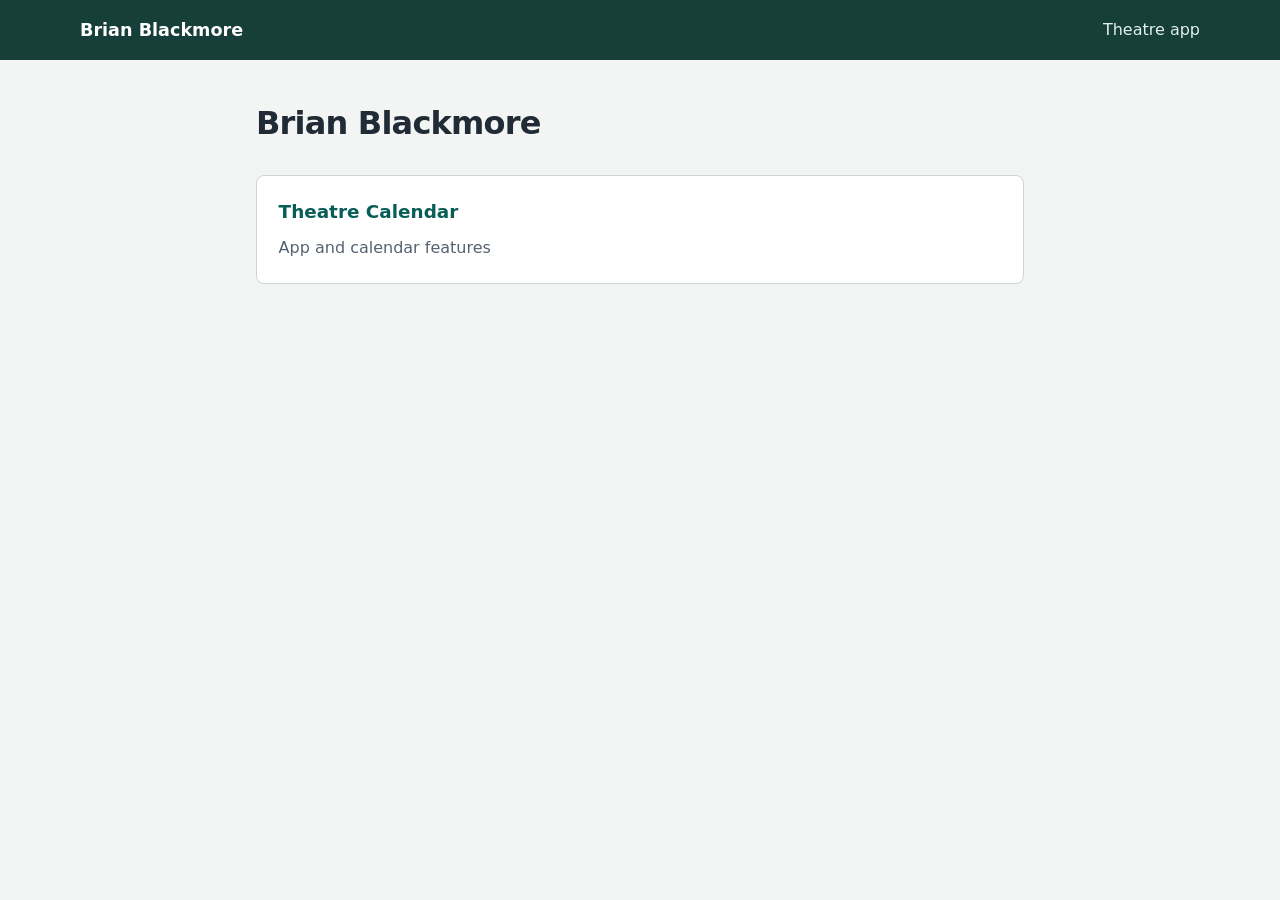
<file: index.html>
<!doctype html>
<html lang="en">
  <head>
    <meta charset="utf-8">
    <meta name="viewport" content="width=device-width, initial-scale=1">
    <meta name="description" content="Projects and information by Brian Blackmore.">
    <title>Brian Blackmore</title>
    <link rel="stylesheet" href="styles.css">
  </head>
  <body>
    <header class="site-header">
      <div class="header-inner">
        <a class="brand" href="index.html">Brian Blackmore</a>
        <nav aria-label="Main navigation">
          <a href="theatre.html">Theatre app</a>
        </nav>
      </div>
    </header>
    <main>
      <h1>Brian Blackmore</h1>
      <div class="link-cards">
        <a class="link-card" href="theatre.html">
          <strong>Theatre Calendar</strong>
          <span>App and calendar features</span>
        </a>
      </div>
    </main>
  </body>
</html>
</file>
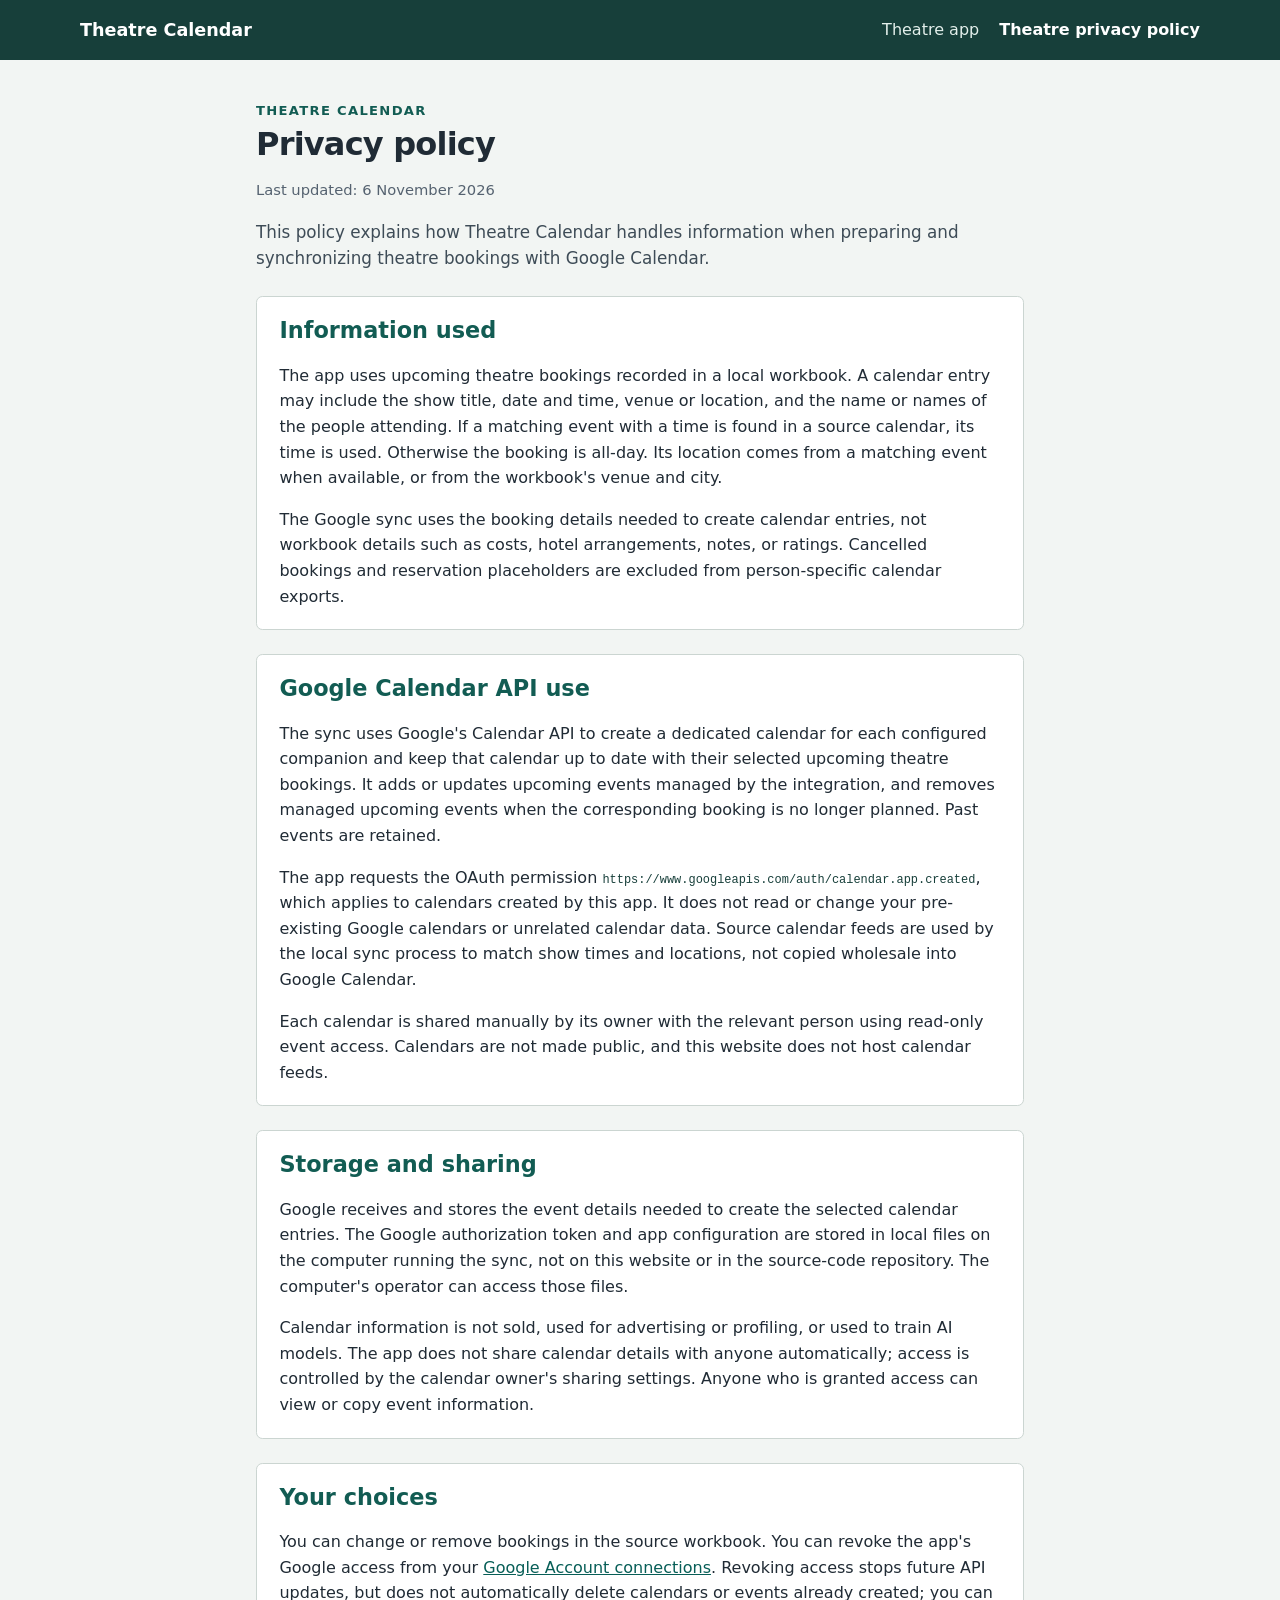
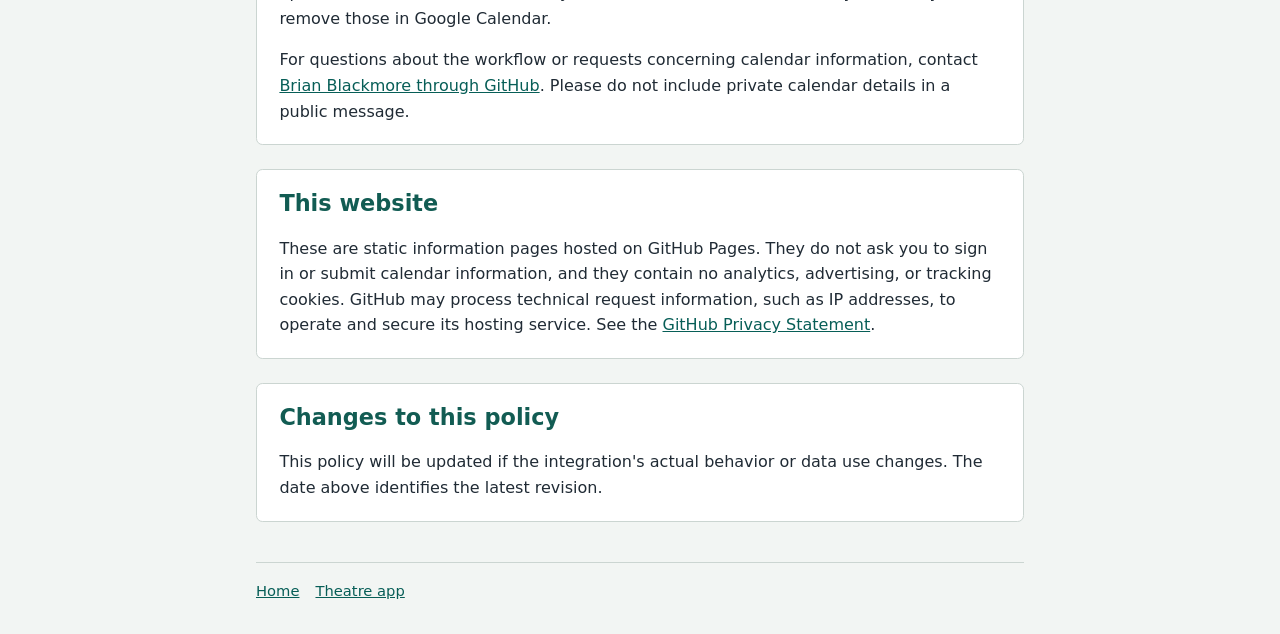
<file: theatre-privacy.html>
<!doctype html>
<html lang="en">
  <head>
    <meta charset="utf-8">
    <meta name="viewport" content="width=device-width, initial-scale=1">
    <meta name="description" content="Privacy policy for Theatre Calendar and its Google Calendar integration.">
    <title>Privacy policy · Theatre Calendar</title>
    <link rel="stylesheet" href="styles.css">
  </head>
  <body>
    <header class="site-header">
      <div class="header-inner">
        <a class="brand" href="index.html">Theatre Calendar</a>
        <nav aria-label="Main navigation">
          <a href="theatre.html">Theatre app</a>
          <a href="theatre-privacy.html" aria-current="page">Theatre privacy policy</a>
        </nav>
      </div>
    </header>
    <main class="policy">
      <p class="eyebrow">Theatre Calendar</p>
      <h1>Privacy policy</h1>
      <p class="updated">Last updated: <time datetime="2026-11-06">6 November 2026</time></p>
      <p class="lede">This policy explains how Theatre Calendar handles information when preparing and synchronizing theatre bookings with Google Calendar.</p>

      <section aria-labelledby="information">
        <h2 id="information">Information used</h2>
        <p>The app uses upcoming theatre bookings recorded in a local workbook. A calendar entry may include the show title, date and time, venue or location, and the name or names of the people attending. If a matching event with a time is found in a source calendar, its time is used. Otherwise the booking is all-day. Its location comes from a matching event when available, or from the workbook's venue and city.</p>
        <p>The Google sync uses the booking details needed to create calendar entries, not workbook details such as costs, hotel arrangements, notes, or ratings. Cancelled bookings and reservation placeholders are excluded from person-specific calendar exports.</p>
      </section>

      <section aria-labelledby="google">
        <h2 id="google">Google Calendar API use</h2>
        <p>The sync uses Google's Calendar API to create a dedicated calendar for each configured companion and keep that calendar up to date with their selected upcoming theatre bookings. It adds or updates upcoming events managed by the integration, and removes managed upcoming events when the corresponding booking is no longer planned. Past events are retained.</p>
        <p>The app requests the OAuth permission <code>https://www.googleapis.com/auth/calendar.app.created</code>, which applies to calendars created by this app. It does not read or change your pre-existing Google calendars or unrelated calendar data. Source calendar feeds are used by the local sync process to match show times and locations, not copied wholesale into Google Calendar.</p>
        <p>Each calendar is shared manually by its owner with the relevant person using read-only event access. Calendars are not made public, and this website does not host calendar feeds.</p>
      </section>

      <section aria-labelledby="storage">
        <h2 id="storage">Storage and sharing</h2>
        <p>Google receives and stores the event details needed to create the selected calendar entries. The Google authorization token and app configuration are stored in local files on the computer running the sync, not on this website or in the source-code repository. The computer's operator can access those files.</p>
        <p>Calendar information is not sold, used for advertising or profiling, or used to train AI models. The app does not share calendar details with anyone automatically; access is controlled by the calendar owner's sharing settings. Anyone who is granted access can view or copy event information.</p>
      </section>

      <section aria-labelledby="control">
        <h2 id="control">Your choices</h2>
        <p>You can change or remove bookings in the source workbook. You can revoke the app's Google access from your <a href="https://myaccount.google.com/connections">Google Account connections</a>. Revoking access stops future API updates, but does not automatically delete calendars or events already created; you can remove those in Google Calendar.</p>
        <p>For questions about the workflow or requests concerning calendar information, contact <a href="https://github.com/brianblackmore">Brian Blackmore through GitHub</a>. Please do not include private calendar details in a public message.</p>
      </section>

      <section aria-labelledby="website">
        <h2 id="website">This website</h2>
        <p>These are static information pages hosted on GitHub Pages. They do not ask you to sign in or submit calendar information, and they contain no analytics, advertising, or tracking cookies. GitHub may process technical request information, such as IP addresses, to operate and secure its hosting service. See the <a href="https://docs.github.com/en/site-policy/privacy-policies/github-general-privacy-statement">GitHub Privacy Statement</a>.</p>
      </section>

      <section aria-labelledby="changes">
        <h2 id="changes">Changes to this policy</h2>
        <p>This policy will be updated if the integration's actual behavior or data use changes. The date above identifies the latest revision.</p>
      </section>
    </main>
    <footer>
      <a href="index.html">Home</a>
      <a href="theatre.html">Theatre app</a>
    </footer>
  </body>
</html>
</file>
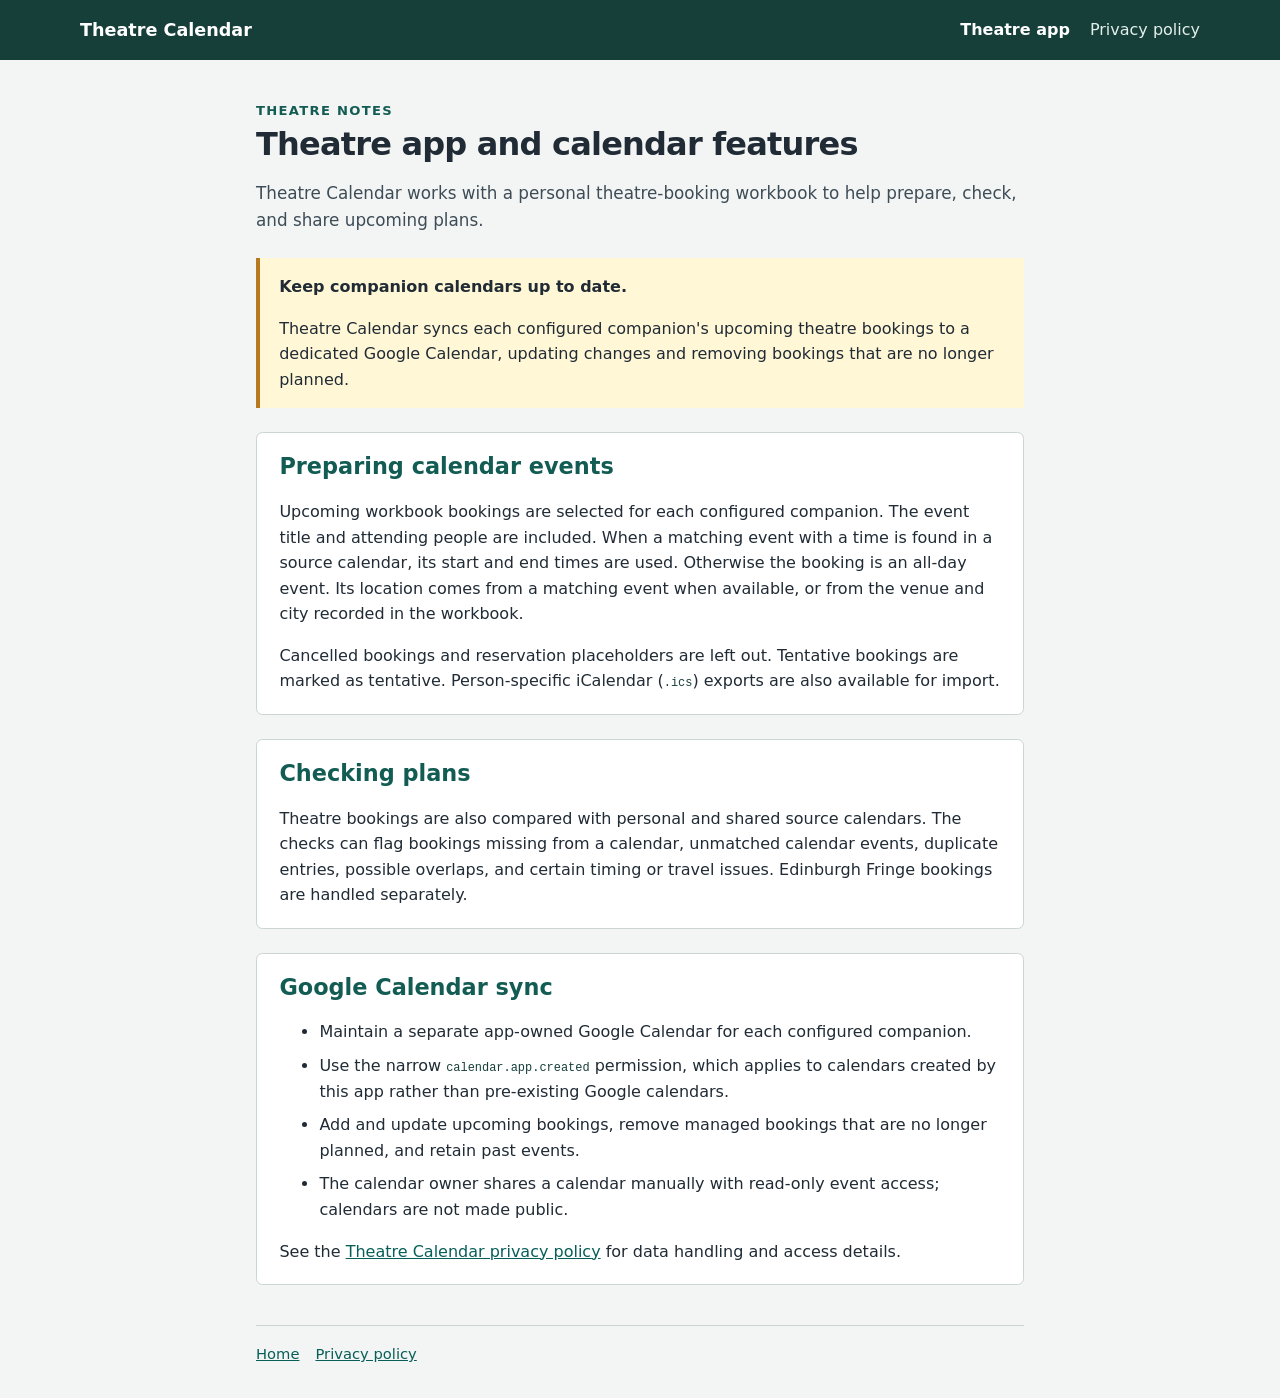
<file: theatre.html>
<!doctype html>
<html lang="en">
  <head>
    <meta charset="utf-8">
    <meta name="viewport" content="width=device-width, initial-scale=1">
    <meta name="description" content="How the Theatre Calendar workflow prepares and checks theatre bookings for calendars.">
    <title>Theatre app · Theatre Calendar</title>
    <link rel="stylesheet" href="styles.css">
  </head>
  <body>
    <header class="site-header">
      <div class="header-inner">
        <a class="brand" href="index.html">Theatre Calendar</a>
        <nav aria-label="Main navigation">
          <a href="theatre.html" aria-current="page">Theatre app</a>
          <a href="theatre-privacy.html">Privacy policy</a>
        </nav>
      </div>
    </header>
    <main class="policy">
      <p class="eyebrow">Theatre Notes</p>
      <h1>Theatre app and calendar features</h1>
      <p class="lede">Theatre Calendar works with a personal theatre-booking workbook to help prepare, check, and share upcoming plans.</p>

      <aside class="notice" aria-label="Google Calendar sync">
        <strong>Keep companion calendars up to date.</strong>
        <p>Theatre Calendar syncs each configured companion's upcoming theatre bookings to a dedicated Google Calendar, updating changes and removing bookings that are no longer planned.</p>
      </aside>

      <section aria-labelledby="prepare">
        <h2 id="prepare">Preparing calendar events</h2>
        <p>Upcoming workbook bookings are selected for each configured companion. The event title and attending people are included. When a matching event with a time is found in a source calendar, its start and end times are used. Otherwise the booking is an all-day event. Its location comes from a matching event when available, or from the venue and city recorded in the workbook.</p>
        <p>Cancelled bookings and reservation placeholders are left out. Tentative bookings are marked as tentative. Person-specific iCalendar (<code>.ics</code>) exports are also available for import.</p>
      </section>

      <section aria-labelledby="checks">
        <h2 id="checks">Checking plans</h2>
        <p>Theatre bookings are also compared with personal and shared source calendars. The checks can flag bookings missing from a calendar, unmatched calendar events, duplicate entries, possible overlaps, and certain timing or travel issues. Edinburgh Fringe bookings are handled separately.</p>
      </section>

      <section aria-labelledby="google-sync">
        <h2 id="google-sync">Google Calendar sync</h2>
        <ul>
          <li>Maintain a separate app-owned Google Calendar for each configured companion.</li>
          <li>Use the narrow <code>calendar.app.created</code> permission, which applies to calendars created by this app rather than pre-existing Google calendars.</li>
          <li>Add and update upcoming bookings, remove managed bookings that are no longer planned, and retain past events.</li>
          <li>The calendar owner shares a calendar manually with read-only event access; calendars are not made public.</li>
        </ul>
        <p>See the <a href="theatre-privacy.html">Theatre Calendar privacy policy</a> for data handling and access details.</p>
      </section>
    </main>
    <footer>
      <a href="index.html">Home</a>
      <a href="theatre-privacy.html">Privacy policy</a>
    </footer>
  </body>
</html>
</file>
<file: styles.css>
:root {
  color-scheme: light;
  --ink: #202b35;
  --muted: #556270;
  --line: #cbd5d1;
  --paper: #fff;
  --wash: #f2f5f3;
  --accent: #125c53;
  --header: #173f3a;
  font-family: "Segoe UI", system-ui, -apple-system, sans-serif;
  line-height: 1.6;
  color: var(--ink);
  background: var(--wash);
}

* { box-sizing: border-box; }

body { margin: 0; }

a { color: #075e57; }

a:hover { text-decoration-thickness: 2px; }

a:focus-visible {
  outline: 3px solid #14804a;
  outline-offset: 4px;
}

.site-header {
  background: var(--header);
  color: #fff;
  padding: 1rem clamp(1rem, 4vw, 3rem);
}

.header-inner {
  width: min(100%, 70rem);
  margin-inline: auto;
  display: flex;
  align-items: center;
  justify-content: space-between;
  flex-wrap: wrap;
  gap: 1rem;
}

.brand {
  color: #fff;
  font-size: 1.1rem;
  font-weight: 750;
  text-decoration: none;
}

nav { display: flex; flex-wrap: wrap; gap: 1.25rem; }

nav a { color: #e3efeb; text-decoration: none; }

nav a[aria-current="page"] { color: #fff; font-weight: 700; }

nav a:hover { text-decoration: underline; }

main {
  width: min(100% - 2rem, 48rem);
  margin-inline: auto;
  padding-block: clamp(1.5rem, 4vw, 2.5rem);
}

h1, h2 { line-height: 1.2; }

h1 {
  margin: .25rem 0 1rem;
  font-size: clamp(1.8rem, 3.8vw, 2rem);
  letter-spacing: -.025em;
}

h2 { font-size: 1.4rem; }

.eyebrow {
  margin: 0;
  color: var(--accent);
  font-size: .82rem;
  font-weight: 750;
  letter-spacing: .1em;
  text-transform: uppercase;
}

.lede { color: #3e4c57; font-size: 1.05rem; }

.link-cards {
  display: grid;
  grid-template-columns: repeat(auto-fit, minmax(min(100%, 18rem), 1fr));
  gap: 1rem;
  margin-top: 2rem;
}

.link-card {
  display: grid;
  align-content: start;
  gap: .55rem;
  padding: 1.35rem;
  border: 1px solid var(--line);
  border-radius: .5rem;
  background: var(--paper);
  color: var(--ink);
  text-decoration: none;
}

.link-card:hover {
  border-color: var(--accent);
  box-shadow: 0 3px 8px rgba(18, 92, 83, .12);
}

.card-label {
  color: var(--accent);
  font-size: .8rem;
  font-weight: 700;
  letter-spacing: .06em;
  text-transform: uppercase;
}

.link-card strong { color: #075e57; font-size: 1.15rem; }

.link-card span:last-child { color: var(--muted); }

.policy { max-width: 48rem; }

.policy h1 { margin-bottom: .5rem; }

.updated, footer { color: var(--muted); font-size: .92rem; }

.policy section {
  margin-top: 1.5rem;
  padding: 1.25rem 1.4rem;
  border: 1px solid var(--line);
  border-radius: .4rem;
  background: var(--paper);
}

.policy section h2 { margin-top: 0; color: var(--accent); }

.policy section p:last-child { margin-bottom: 0; }

.policy li + li { margin-top: .5rem; }

.notice {
  margin-block: 1.5rem;
  padding: 1rem 1.2rem;
  border-left: 4px solid #b7791f;
  background: #fff7d6;
}

.notice p:last-child { margin-bottom: 0; }

code {
  overflow-wrap: anywhere;
  color: #173f3a;
  font-size: .92em;
}

footer {
  width: min(100% - 2rem, 48rem);
  margin-inline: auto;
  padding-block: 1rem 2rem;
  border-top: 1px solid var(--line);
  display: flex;
  flex-wrap: wrap;
  gap: 1rem;
}

@media (max-width: 36rem) {
  .header-inner { align-items: flex-start; flex-direction: column; }
  nav { gap: 1rem; }
  .policy section { padding: 1rem; }
}
</file>
